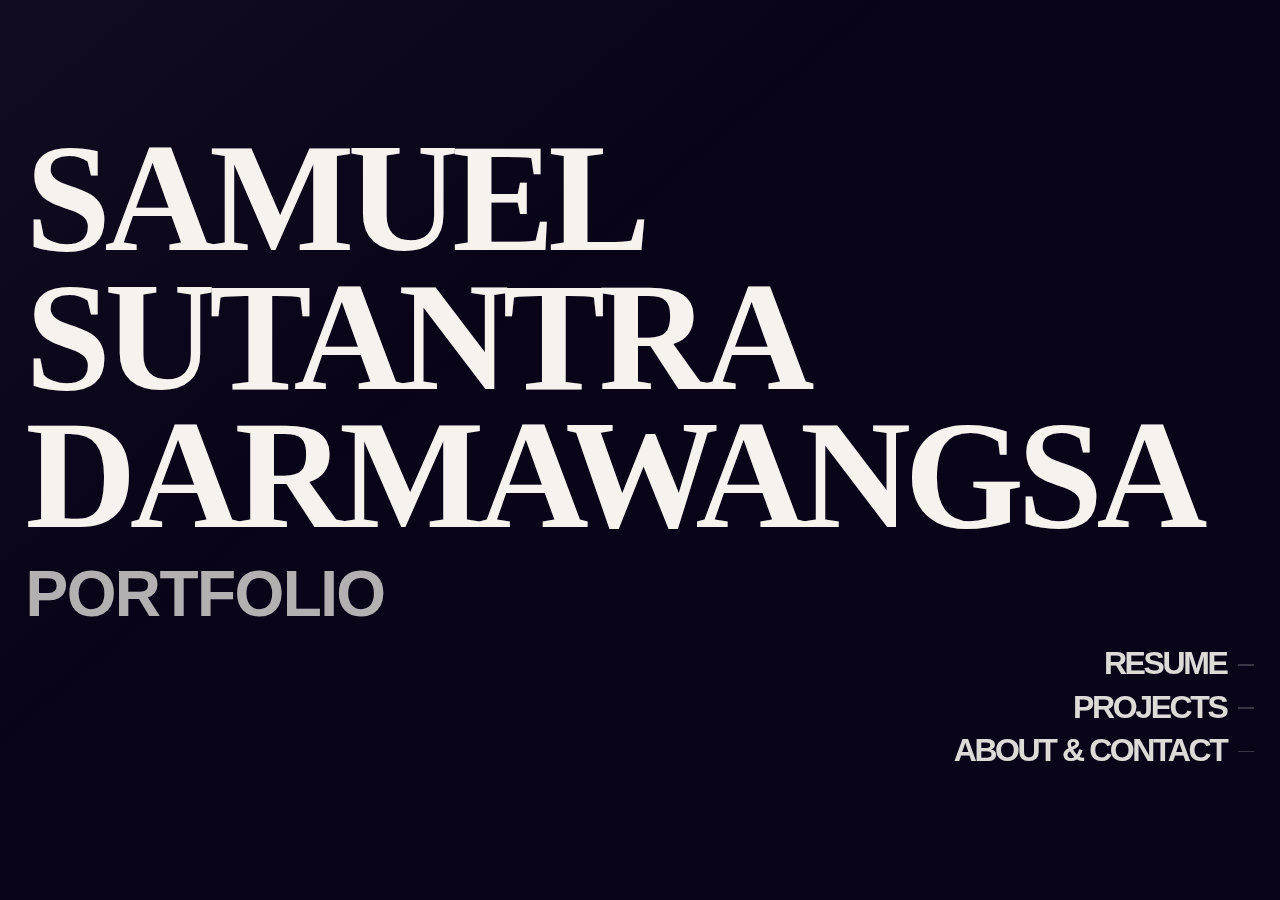
<file: index.html>
<!DOCTYPE html>
<html lang="en">
<head>
  <meta charset="utf-8" />
  <meta name="viewport" content="width=device-width, initial-scale=1" />
  <title>Samuel Sutantra Darmawangsa — Portfolio</title>
  <link rel="stylesheet" href="styles.css" />
</head>

<body class="page-index">
  <div class="identity">
    <div class="content">
      <h1 class="identity_name">Samuel<br/>Sutantra<br/>Darmawangsa</h1>
      <p class="identity_role">Portfolio</p>

      <ul class="nav">
        <li><a href="Samuel_Darmawangsa_Resume_Coop.pdf">Resume</a></li>
        <li><a href="projects.html">Projects</a></li>
        <li><a href="about.html">About & Contact</a></li>
      </ul>
    </div>
  </div>
</body>
</html>
</file>
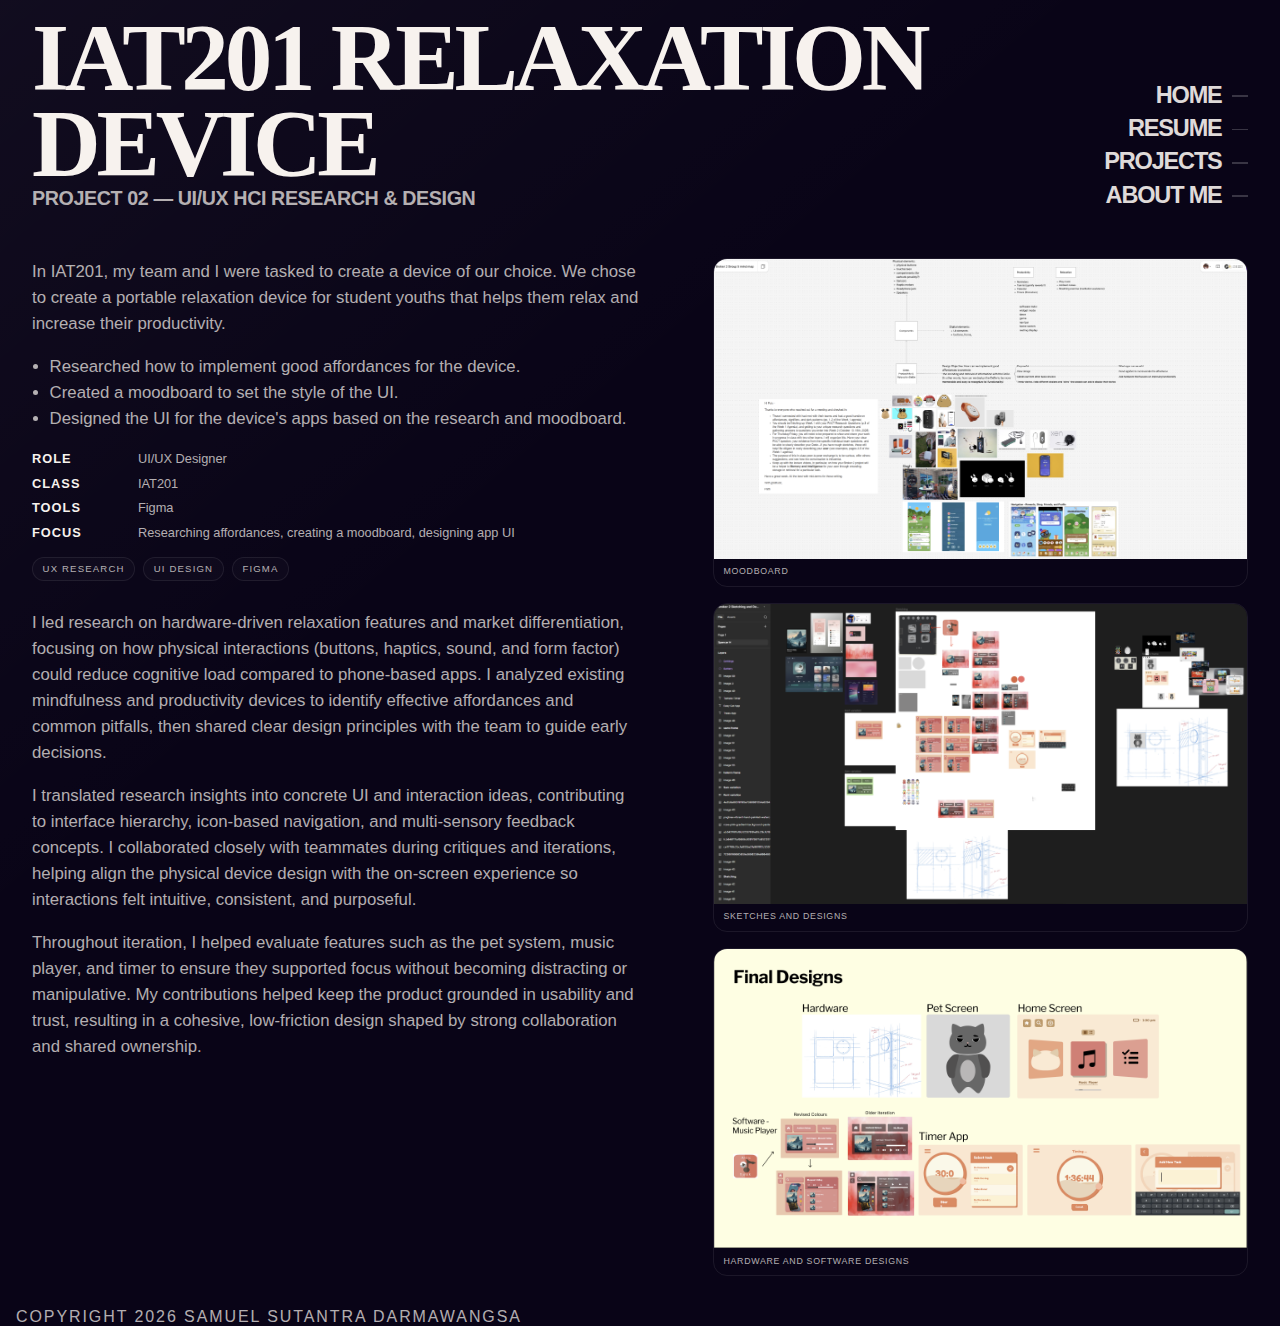
<file: projects/project-2.html>
<!DOCTYPE html>
<html lang="en">
<head>
  <meta charset="utf-8" />
  <meta name="viewport" content="width=device-width, initial-scale=1" />
  <title>Project 02 — IAT201 Relaxation Device</title>
  <link rel="stylesheet" href="../styles.css" />
</head>

<body class="page-inner project-detail-page">
  <div class="stage">
    <div class="content">
        <main id="main">

      <div class="header">
        <div>
          <h1 class="title">IAT201 Relaxation Device</h1>
          <h2 class="sub">Project 02 — UI/UX HCI Research & Design</h2>
        </div>

        <ul class="nav">
          <li><a href="../index.html">Home</a></li>
          <li><a href="../Samuel_Darmawangsa_Resume_Coop.pdf">Resume</a></li>
          <li><a href="../projects.html">Projects</a></li>
          <li><a href="../about.html">About Me</a></li>
        </ul>
      </div>

      <section>
        <div class="project-layout">

          <!-- Text Section -->
          <div class="project-text">
            <div class="project-body">
              <p>
                In IAT201, my team and I were tasked to create a device of our choice. We chose to create
                a portable relaxation device for student youths that helps them relax and increase their productivity.
              </p>

              <ul>
                <li>Researched how to implement good affordances for the device.</li>
                <li>Created a moodboard to set the style of the UI.</li>
                <li>Designed the UI for the device's apps based on the research and moodboard.</li>
              </ul>

              <dl class="project-meta">
                <dt>Role</dt><dd>UI/UX Designer</dd>
                <dt>Class</dt><dd>IAT201</dd>
                <dt>Tools</dt><dd>Figma</dd>
                <dt>Focus</dt><dd>Researching affordances, creating a moodboard, designing app UI</dd>
              </dl>

              <div class="tag-row">
                <span class="tag">UX Research</span>
                <span class="tag">UI Design</span>
                <span class="tag">Figma</span>
              </div>
            </div>

            <div class="process">
              <p>
                I led research on hardware-driven relaxation features and market differentiation, focusing 
                on how physical interactions (buttons, haptics, sound, and form factor) could reduce 
                cognitive load compared to phone-based apps. I analyzed existing mindfulness and productivity 
                devices to identify effective affordances and common pitfalls, then shared clear design 
                principles with the team to guide early decisions.
              </p>
              <p>
                I translated research insights into concrete UI and interaction ideas, contributing to 
                interface hierarchy, icon-based navigation, and multi-sensory feedback concepts. 
                I collaborated closely with teammates during critiques and iterations, helping align the 
                physical device design with the on-screen experience so interactions felt intuitive, 
                consistent, and purposeful.
              </p>
              <p>
                Throughout iteration, I helped evaluate features such as the pet system, music player, and 
                timer to ensure they supported focus without becoming distracting or manipulative. 
                My contributions helped keep the product grounded in usability and trust, resulting in a 
                cohesive, low-friction design shaped by strong collaboration and shared ownership.
              </p>
            </div>
          </div>

          <!-- Image Slots -->
          <div class="project-images">
            <figure>
              <img src="../images/moodboard201.png" alt="Figma moodboard screenshot" width="2372" height="1334">
              <figcaption>Moodboard</figcaption>
            </figure>

            <figure>
              <img src="../images/sketch_design_201.png" alt="Sketching and design page" width="32768" height="18432">
              <figcaption>Sketches and Designs</figcaption>
            </figure>

            <figure>
              <img src="../images/final_designs_201.png" alt="Hardware and software designs" width="2560" height="1440">
              <figcaption>Hardware and Software Designs</figcaption>
            </figure>
          </div>

        </div>
      </section>
      </main>
    </div>
  </div>

  <footer class="site-footer">
    Copyright 2026 Samuel Sutantra Darmawangsa
  </footer>
</body>
</html>
</file>
<file: styles.css>
/* == Variables == */

:root{
  --bg: #050506;
  --bg-2: #0b0b10;
  --text: #f7f2ee;
  --muted: rgba(247,242,238,0.72);
  --accent: #ff6a5e;
  --line: rgba(255,255,255,0.08);

  --pad: 1rem;
  --gap: 0.75rem;
  --radius: 0.875rem;

  --max-text: 65ch;

  --content-width: 95vw;

  --card-width: 80vw;
}

*{ 
  box-sizing: border-box; 
}
html, body{ 
  height: 100%; 
}

body{
  margin: 0;
  color: var(--text);
  background:rgb(9, 4, 23) ;
  font-family: "Arial", sans-serif;
  overflow-x: hidden;
  overflow-y: auto;
}

/* Shared Styles (except for index) */

.stage{
  min-height: 100vh;
  padding: var(--pad);
  background:
    linear-gradient(140deg, rgba(255,255,255,0.035), rgba(255,255,255,0.0) 40%);
}

/* Default inner-page content frame */
.page-inner .content{
  width: var(--content-width);
  margin: 0 auto;
  display: flex;
  flex-direction: column;
  gap: var(--gap);
}

.header{
  width: 100%;
  display: flex;
  align-items: flex-end;
  justify-content: space-between;
  gap: 2rem;
}

.title{
  font-family: "Times New Roman", serif;
  font-size: calc(2.75rem + 4vw);
  letter-spacing: -0.045em;
  line-height: 0.9;
  text-transform: uppercase;
  margin: 0;
}

.sub{
  margin: 0;
  font-size: calc(0.75rem + 0.6vw);
  font-weight: 700;
  color: var(--muted);
  letter-spacing: -0.02em;
  text-transform: uppercase;
}

/* Shared nav base */
.nav{
  display: grid;
  gap: 0.2rem;
  list-style: none;
  margin: 0;
  padding: 0;
  text-align: right;
}

.nav a{
  display: inline-flex;
  align-items: center;
  justify-content: flex-end;
  flex-direction: row-reverse;
  gap: 0.65rem;
  padding: 0.1rem 0;
  color: var(--text);
  text-decoration: none;
  font-size: calc(0.75rem + 0.9vw);
  font-weight: 700;
  letter-spacing: -0.05em;
  text-transform: uppercase;
  opacity: 0.9;
  transition: opacity 160ms ease, transform 160ms ease, color 160ms ease;
}

.nav a::before{
  content: "";
  width: 1rem;
  height: 0.1rem;
  background: rgba(255,255,255,0.22);
  transform: translateY(1px);
  transition: width 160ms ease, background 160ms ease;
}

.nav a:hover,
.nav a:active{
  opacity: 1;
  transform: translateX(-0.35rem);
  color: var(--accent);
}

.nav a:hover::before{
  width: 1.25rem;
  background: var(--accent);
}

/* == Footer == */

.site-footer{
  position: relative;
  left: var(--pad);
  top: var(--pad);
  margin: 0;
  color: var(--muted);
  font-size: 1rem;
  letter-spacing: 0.12em;
  text-transform: uppercase;
  text-align: left;
  pointer-events: none;
}

/* == Index Page == */

.page-index{
  overflow: hidden;
}

.page-index .identity{
  position: fixed;
  inset: 0;
  display: flex;
  align-items: center;
  padding: 2vw;
  background: linear-gradient(140deg, rgba(255,255,255,0.035), rgba(255,255,255,0.0) 40%);
}

.page-index .content{
  width: 100%;
  display: flex;
  flex-direction: column;
  align-items: flex-start;
  gap: 1vw;
}

.page-index .identity_name{
  font-family: "Times New Roman", serif;
  font-size: 12vw;
  letter-spacing: -0.5vw;
  line-height: 0.9;
  text-transform: uppercase;
  margin: 0;
  text-shadow: 0 0 0.5px rgba(255,255,255,0.12);
}

.page-index .identity_role{
  font-size: 5vw;
  font-weight: 700;
  color: var(--muted);
  letter-spacing: -0.1rem;
  text-transform: uppercase;
  margin: 0;
}

/* Index nav sizing override */
.page-index .nav{
  align-self: flex-end;
  text-align: right;
}

.page-index .nav a{
  font-size: 2.5vw;
  letter-spacing: -0.15rem;
  gap: 0.75rem;
  transform: none;
}

.page-index .nav a:hover,
.page-index .nav a:active{
  transform: translateX(-0.5rem);
}

/* == About Page == */

.about-page .about-wrap{
  width: 100%;
  margin-top: 2rem auto;
  display: grid;
  grid-template-columns: minmax(0, 1.2fr) minmax(0, 1fr);
  gap: var(--gap);
  align-items: start;
  padding-top: 0.6rem;
  grid-template-areas: "text image";
}

.about-page .about-text{
  grid-area: text;
  max-width: var(--max-text);
  color: var(--muted);
  font-size: calc(0.85rem + 0.25vw);
  line-height: 1.6;
}

.about-page .about-text h2{
  margin: 0 0 0.6rem 0;
  font-size: calc(1rem + 0.25vw);
  color: var(--text);
  text-transform: uppercase;
  letter-spacing: -0.02rem;
}

.about-page .about-text{ grid-area: text; }
.about-page .about-image{
  grid-area: image;
  justify-self: end;
  align-self: start;
}

.about-page .about-image img{
  width: 100%;
  height: 100%;
  object-fit: cover;
  display: block;
}

.about-page .contacts.icons{
  display: flex;
  gap: 0.9rem;
  align-items: center;
  margin-top: 0.5rem;
}

.about-page .contacts.icons a{
  width: 2rem;
  height: 2rem;
  display: inline-flex;
  align-items: center;
  justify-content: center;
  opacity: 0.75;
  transition: opacity 160ms ease, transform 160ms ease;
}

.about-page .contacts.icons a:hover{
  opacity: 1;
  transform: translateY(-2px);
}

.about-page .contacts.icons img{
  width: 100%;
  height: 100%;
  object-fit: contain;
}

/* == Projects List Page */

.projects-page .projects{
  display: flex;
  flex-direction: column;
  align-items: center;
  gap: var(--gap);
  margin-top: 2rem;
}

.projects-page .project-card{
  width: var(--card-width);
  text-decoration: none;
  color: var(--text);
  cursor: pointer;
  border-radius: var(--radius);
  border: 1px solid var(--line);
  padding: 1rem;
  transition: transform 180ms ease, border-color 180ms ease;
}

.projects-page .project-card:hover, .projects-page .project-card:focus{
  transform: translateY(-4px);
  border-color: rgba(255,106,94,0.45);
}

.projects-page .project-layout{
  display: grid;
  grid-template-columns: 1.6fr 1fr;
  gap: calc(0.75rem + 0.4vw);
  align-items: center;
}

.projects-page .project-info{
  text-align: left;
  display: grid;
  gap: 0.6rem;
  justify-items: start;
}

.projects-page .project-image{
  justify-self: end;
  width: 50%;
  aspect-ratio: 1 / 1;
  border-radius: 0.75rem;
  overflow: hidden;
  display: flex;
  align-items: center;
  justify-content: center;
}

.projects-page .project-image img{
  width: 100%;
  height: 100%;
  object-fit: cover;
  display: block;
}

.projects-page .project-kicker{
  font-size: 0.7rem;
  color: var(--muted);
  text-transform: uppercase;
  margin: 0;
}

.projects-page .project-title{
  font-family: "Times New Roman", serif;
  font-size: 2rem;
  letter-spacing: -0.06em;
  line-height: 0.95;
  text-transform: uppercase;
  margin: 0;
}

.projects-page .project-desc{
  margin: 0;
  color: var(--muted);
  font-size: calc(0.85rem + 0.25vw);
  max-width: 58ch;
}

.projects-page .project-meta{
  display: flex;
  flex-wrap: wrap;
  gap: 0.5rem;
  margin-top: 0.2rem;
  justify-content: flex-start;
}

.projects-page .pill{
  font-size: 0.55rem;
  text-transform: uppercase;
  letter-spacing: 0.12em;
  padding: 0.2rem 0.55rem;
  border-radius: 999px;
  border: 1px solid var(--line);
  color: var(--muted);
  background: rgba(255,255,255,0.02);
}

/* == A Muse Me == */

.project-detail-page .project-layout{
  width: 100%;
  margin-top: 2rem;
  display: grid;
  grid-template-columns: 1.25fr 1fr;
  gap: var(--gap);
  align-items: start;
}

.project-detail-page .project-text{
  display: grid;
  gap: var(--gap);
}

.project-detail-page .project-body,
.project-detail-page .process{
  max-width: var(--max-text);
  color: var(--muted);
  font-size: calc(0.85rem + 0.25vw);
  line-height: 1.55;
}

.project-detail-page .project-body ul{
  padding-left: 1.1rem;
}

.project-detail-page .project-meta{
  display: grid;
  grid-template-columns: auto 1fr;
  gap: 0.3rem 1rem;
  margin-top: 1rem;
  color: var(--muted);
  font-size: 0.8rem;
}

.project-detail-page .project-meta dt{
  color: var(--text);
  font-weight: 700;
  text-transform: uppercase;
  letter-spacing: 0.08em;
}

.project-detail-page .tag-row{
  display: flex;
  flex-wrap: wrap;
  gap: 0.5rem;
  margin-top: 0.9rem;
}

.project-detail-page .tag{
  font-size: 0.6rem;
  text-transform: uppercase;
  letter-spacing: 0.12em;
  padding: 0.22rem 0.6rem;
  border-radius: 999px;
  border: 1px solid var(--line);
  color: var(--muted);
  background: rgba(255,255,255,0.02);
}

.project-detail-page .project-images{
  display: grid;
  grid-template-columns: 1fr;
  gap: 1rem;
  margin-top: 1rem;
  width: 100%;
}

.project-detail-page .project-images figure{
  margin: 0;
  border-radius: var(--radius);
  border: 1px solid var(--line);
  overflow: hidden;
  display: grid;
  grid-template-rows: 1fr auto;
}

.project-detail-page .project-images img{
  width: 100%;
  height: 100%;
  aspect-ratio: 16 / 9;
  object-fit: contain;
  display: block;
}

.project-detail-page .project-images figcaption{
  font-size: 0.55rem;
  color: var(--muted);
  letter-spacing: 0.08em;
  text-transform: uppercase;
  padding: 0.45rem 0.6rem 0.6rem;
}

/* == Responsive == */

@media (max-width: 60em){

  /* ===== Global spacing / frame ===== */
  :root{
    --pad: 0.9rem;
    --gap: 1rem;
    --content-width: 100vw;
    --card-width: 100%;
  }

  .page-inner .content{
    width: 100%;
    padding-inline: 0.25rem;
  }

  .stage{
    padding: var(--pad);
  }

  /* ===== Header legibility ===== */
  .header{
    flex-direction: column;
    align-items: flex-start;
    gap: 0.75rem;
  }

  .title{
    /* Your current calc makes it HUGE on mobile. Clamp it. */
    font-size: clamp(2rem, 9vw, 3rem);
    line-height: 0.95;
  }

  .sub{
    font-size: clamp(0.85rem, 3.5vw, 1.05rem);
    line-height: 1.25;
  }

  /* ===== Nav: readable, not oversized ===== */
  .nav{
    text-align: left;
    gap: 0.35rem;
  }

  .nav a{
    font-size: clamp(0.9rem, 4.2vw, 1.1rem);
    letter-spacing: -0.02em;
    justify-content: flex-start;
    flex-direction: row;
  }

  /* ===== Project detail layout: stack + breathing room ===== */
  .project-detail-page .project-layout{
    grid-template-columns: 1fr;
    gap: 1.25rem;
    margin-top: 1.25rem;
  }

  .project-detail-page .project-body,
  .project-detail-page .process{
    /* This is the real legibility fix */
    font-size: 1rem;          /* lock it */
    line-height: 1.75;        /* easier scanning */
    max-width: 100%;
  }

  .project-detail-page .project-body ul{
    padding-left: 1.15rem;
  }

  /* Make metadata easier to scan on small screens */
  .project-detail-page .project-meta{
    grid-template-columns: 1fr;
    gap: 0.35rem;
    font-size: 0.95rem;
  }

  .project-detail-page .project-meta dt{
    margin-top: 0.5rem;
  }

  /* Tags: increase tap/scan comfort */
  .project-detail-page .tag,
  .project-detail-page .pill{
    font-size: 0.7rem;
    padding: 0.3rem 0.7rem;
  }

  /* Images: reduce wasted space, increase clarity*/
  .project-detail-page .project-images{
    gap: 0.75rem;
  }

  .project-detail-page .project-images img{
    aspect-ratio: auto;
    height: auto;
    object-fit: contain;
  }

  .project-detail-page .project-images figcaption{
    font-size: 0.65rem;
    padding: 0.55rem 0.7rem 0.7rem;
  }

  /* Footer smaller */
  .site-footer{
    left: 0;
    top: 0;
    margin: 1rem 0 0;
    font-size: 0.65rem;
  }
    /* INDEX PAGE NAV FIX  */

  .page-index .nav{
    margin-top: 1rem;
    gap: 0.75rem;
  }

  .page-index .nav a{
    font-size: clamp(1.1rem, 4.5vw, 1.35rem);
    letter-spacing: -0.02em;
    gap: 0.6rem;
    transform: none;
  }

  .page-index .nav a:hover,
  .page-index .nav a:active{
    transform: translateX(-0.35rem);
  }

    /* ABOUT PAGE */

  .about-page .about-wrap{
    grid-template-columns: 1fr;
    grid-template-areas:
      "image"
      "text";
    gap: 1.25rem;
    padding-top: 0.75rem;
    justify-items: stretch;
  }

  .about-page .about-image{
    width: 100%;
    max-width: 22rem;
    margin: 0 auto;
    border-radius: var(--radius);
  }

  .about-page .about-text{
    max-width: 100%;
    font-size: 1rem; 
    line-height: 1.75;
    padding: 0 0.1rem; 
  }

  .about-page .about-text h2{
    font-size: 1.05rem;
    margin: 1.25rem 0 0.6rem;
    letter-spacing: -0.01em;
  }

  .about-page .about-text p{
    margin: 0;
  }

  .about-page .contacts{
    display: grid;
    gap: 0.5rem;
    margin-top: 0.25rem;
  }

  .about-page .contacts a{
    display: inline-block;
    padding: 0.35rem 0;
    font-size: 1rem;
  }
}
</file>
